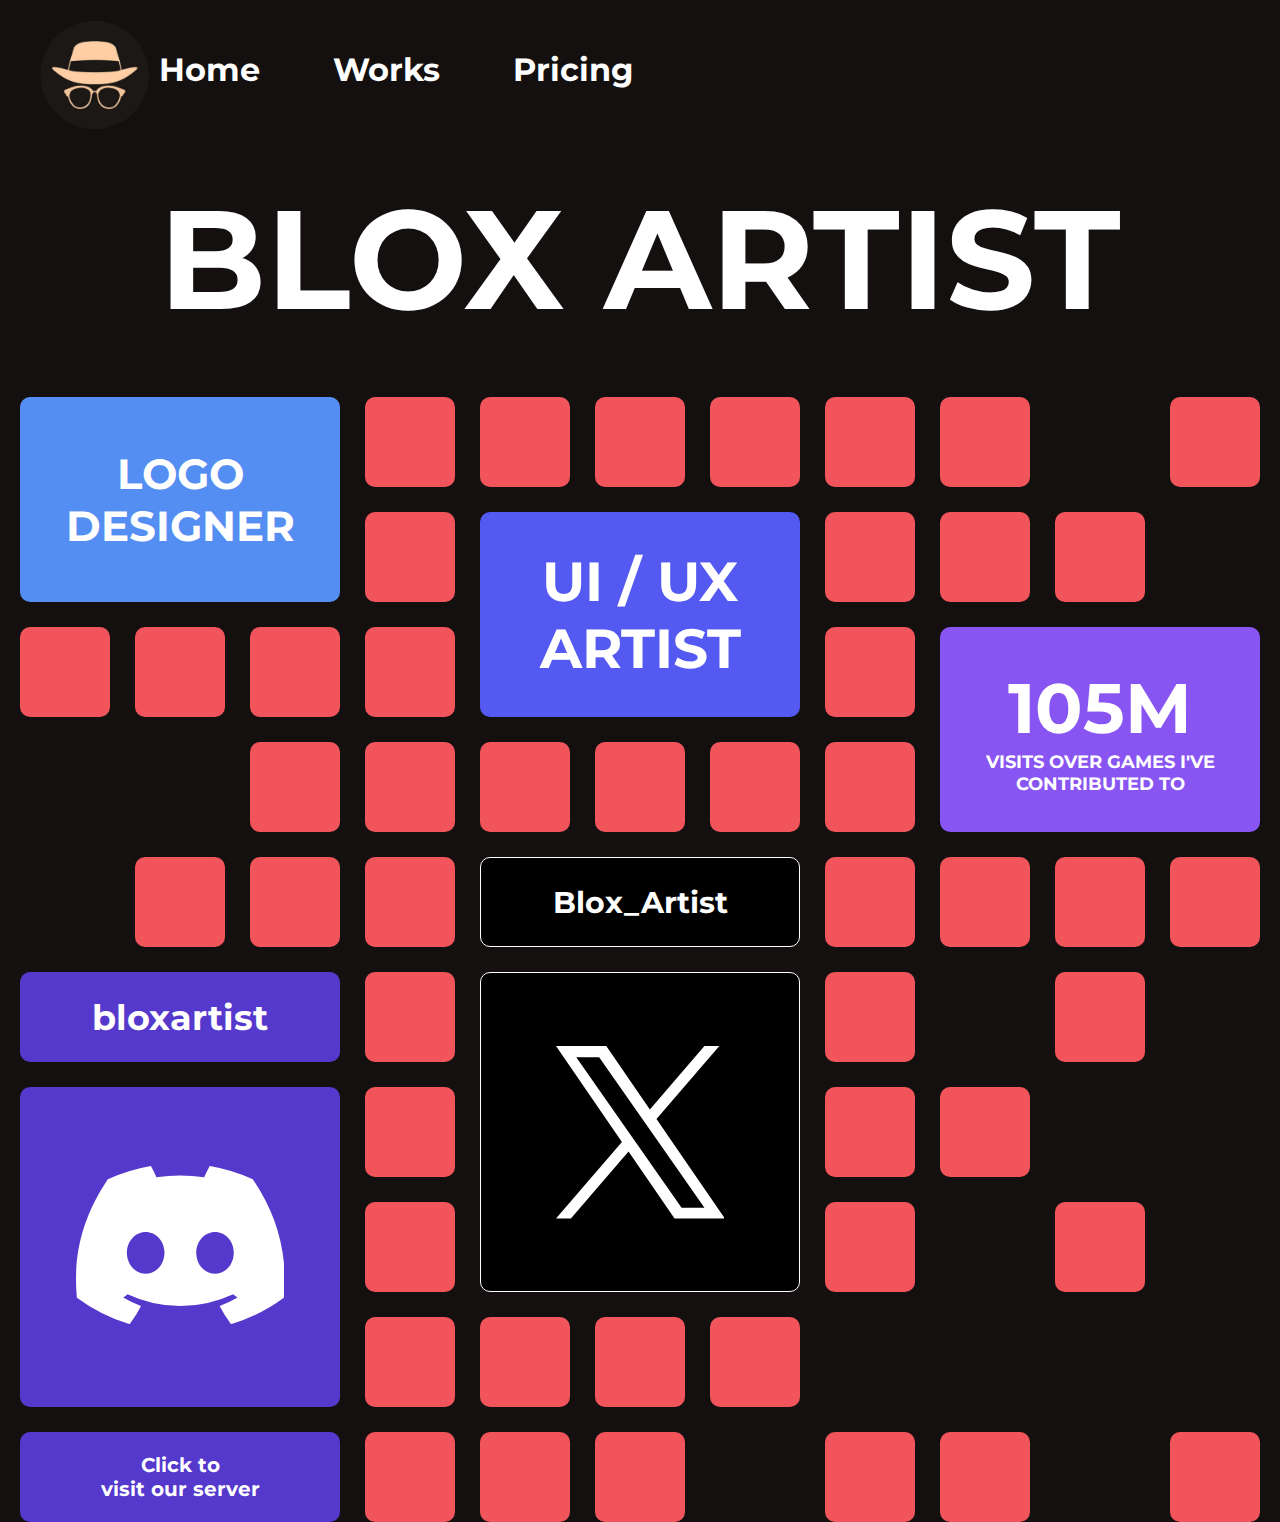
<file: index.html>
<!DOCTYPE html>
<html lang="en">
<head>
    <meta charset="UTF-8">
    <meta name="viewport" content="width=device-width, initial-scale=1.0">
    <title>Blox Artist</title>
    <link rel="stylesheet" href="styles.css">
    <link rel="preconnect" href="https://fonts.googleapis.com">
    <link rel="preconnect" href="https://fonts.gstatic.com" crossorigin>
    <link href="https://fonts.googleapis.com/css2?family=Montserrat:ital,wght@0,100..900;1,100..900&display=swap" rel="stylesheet">
</head>
<body>
    <section class="main">
        <img class="logo" src="img/logo.png">
        <ul>
            <li class="nav"><a class="nav-hyper" href=#>Home</a></li>
            <li class="nav"><a class="nav-hyper" href=works.html>Works</a></li>
            <li class="nav"><a class="nav-hyper" href=pricing.html>Pricing</a></li>
        </ul>
    </section>
    <section class="title">
        <h1>BLOX ARTIST</h1>
    </section>
    <section class="grid-">
        <main class="info">
            <div class="log-des">LOGO<br>
                DESIGNER</div>
            <div class="square"></div>
            <div class="square"></div>
            <div class="square"></div>
            <div class="square"></div>
            <div class="square"></div>
            <div class="square"></div>
            <div></div>
            <div class="square"></div>
            <div class="square"></div>
            <div class="ui-ux">UI / UX
                ARTIST</div>
            <div class="square"></div>
            <div class="square"></div>
            <div class="square"></div>
            <div></div>
            <div class="square"></div>
            <div class="square"></div>
            <div class="square"></div>
            <div class="square"></div>
            <div class="square"></div>
            <div></div>
            <div></div>
            <div class="square"></div>
            <div class="square"></div>
            <div class="square"></div>
            <div class="square"></div>
            <div class="square"></div>
            <div class="square"></div>
            <div></div>
            <div class="square"></div>
            <div class="square"></div>
            <div class="visits">
                <div class="num">105M</div>
                <div class="visits-text">VISITS OVER
                    GAMES I'VE
                    CONTRIBUTED TO</div>
            </div>
            <div class="square"></div>
            <div class="square"></div>
            <div class="square"></div>
            <div class="square"></div>
            <div class="square"></div>
            <div class="square"></div>
            <div class="square"></div>
            <div></div>
            <div class="square"></div>
            <div></div>
            <div class="square"></div>
            <div class="square"></div>
            <div class="square"></div>
            <div class="twit">Blox_Artist</div>
            <div></div>
            <div></div>
            <div class="square"></div>
            <div class="square"></div>
            <div class="discord-user">bloxartist</div>
            <div></div>
            <div class="x"><svg xmlns="http://www.w3.org/2000/svg" width="168.8456" height="172.5624" viewBox="0 0 211.057 215.703">
                <path id="Path_2" data-name="Path 2" d="M128.886,94.334,207.46,3H188.843L120.614,82.3,66.124,3H3.28l82.4,119.923L3.28,218.7H21.9l72.045-83.751L151.485,218.7h62.853l-85.46-124.37h0Zm-25.5,29.643-8.346-11.938L28.609,17.021h28.6L110.816,93.7l8.346,11.938,69.689,99.68h-28.6l-56.863-81.337h0Z" transform="translate(-3.28 -3)" fill="#fff"/>
              </svg>
              </div>
            <div class="square"></div>
            <div></div>
            <div class="square"></div>
            <div class="square"></div>
            <div class="discord-logo"><a href="https://discord.gg/HSgdSeMn"><svg xmlns="http://www.w3.org/2000/svg" width="208.725" height="158.1822" viewBox="0 0 284.625 215.703">
                <path id="Path_1" data-name="Path 1" d="M242.094,22.7A235.311,235.311,0,0,0,183.38,4.632a163.124,163.124,0,0,0-7.523,15.293,218.723,218.723,0,0,0-65.165,0,160.82,160.82,0,0,0-7.523-15.293,236.954,236.954,0,0,0-58.762,18.11C7.246,77.719-2.829,131.329,2.208,184.181h0a236.608,236.608,0,0,0,72.015,36.155,174.418,174.418,0,0,0,15.426-24.875,154.067,154.067,0,0,1-24.286-11.593c2.04-1.48,4.032-3,5.958-4.478a169.192,169.192,0,0,0,143.983,0c1.945,1.594,3.937,3.112,5.958,4.478a153.863,153.863,0,0,1-24.334,11.621,172.237,172.237,0,0,0,15.426,24.846,235.817,235.817,0,0,0,72.062-36.126h0C290.325,122.915,274.321,69.8,242.1,22.7ZM96.034,151.679c-14.031,0-25.634-12.741-25.634-28.4S81.595,94.757,95.986,94.757s25.9,12.845,25.653,28.518-11.308,28.4-25.605,28.4Zm94.556,0c-14.06,0-25.605-12.741-25.605-28.4s11.195-28.518,25.605-28.518,25.833,12.845,25.586,28.518S204.9,151.679,190.59,151.679Z" transform="translate(-1 -4.632)" fill="#fff"/>
              </svg></a>
              </div>
            <div class="square"></div>
            <div class="square"></div>
            <div></div>
            <div></div>
            <div></div>
            <div></div>
            <div class="square"></div>
            <div class="square"></div>
            <div class="square"></div>
            <div></div>
            <div class="square"></div>
            <div class="square"></div>
            <div></div>
            <div class="square"></div>
            <div class="click"><a class="discord-link" href="https://discord.gg/HSgdSeMn">Click to <br> visit our server</a></div>
        </main>
    </section>
</body>
</html>
</file>
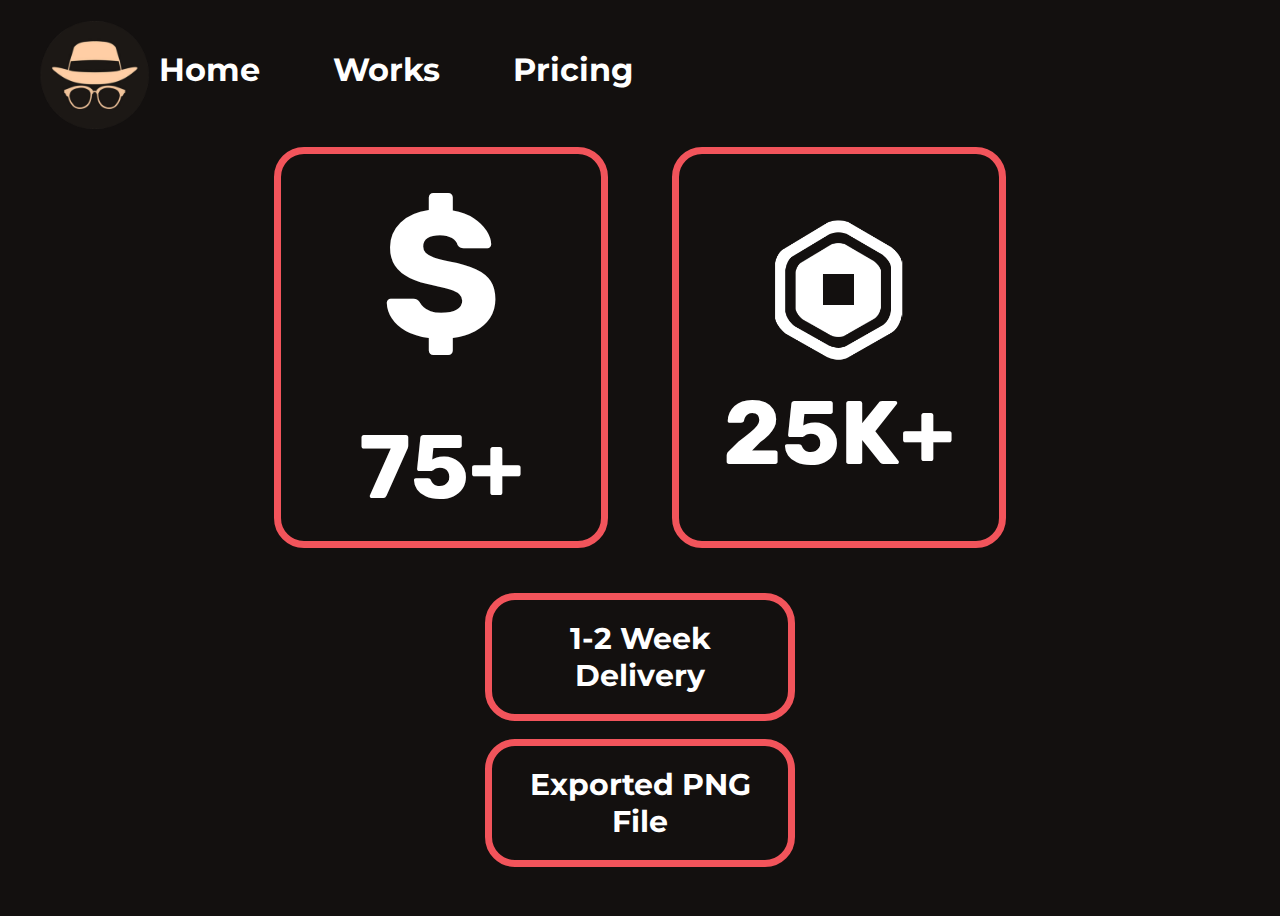
<file: pricing.html>
<!DOCTYPE html>
<html lang="en">
<head>
    <meta charset="UTF-8">
    <meta name="viewport" content="width=device-width, initial-scale=1.0, maximum-scale=1.0, user-scalable=no">
    <title>Blox Artist</title>
    <link rel="stylesheet" href="pricing.css">
    <link rel="preconnect" href="https://fonts.googleapis.com">
    <link rel="preconnect" href="https://fonts.gstatic.com" crossorigin>
    <link href="https://fonts.googleapis.com/css2?family=Montserrat:ital,wght@0,100..900;1,100..900&display=swap" rel="stylesheet">
    <link rel="preconnect" href="https://fonts.googleapis.com">
    <link rel="preconnect" href="https://fonts.gstatic.com" crossorigin>
    <link href="https://fonts.googleapis.com/css2?family=Rubik:ital,wght@0,300..900;1,300..900&display=swap" rel="stylesheet">
</head>
<body>
    <section class="main">
        <img class="logo" src="img/logo.png">
        <ul>
            <li><a href=index.html>Home</a></li>
            <li><a href=works.html>Works</a></li>
            <li><a href=#>Pricing</a></li>
        </ul>
    </section>
    <section class="pricing">
        <div class="money">
            <h1 class="dollar">$</h1>
            <h2 class="price">75+</h2>  
        </div>
        <div class="robux">
            <h1 class="icon"><svg xmlns="http://www.w3.org/2000/svg" xmlns:xlink="http://www.w3.org/1999/xlink" width="127.36" height="140.16" viewBox="0 0 199 219">
                    <image id="edfae9388da4cd8496b885a8a2df613372500d9c" width="199" height="219" xlink:href="[data-uri]"/>
                </svg>
            </h1>
            <h2 class="price-rob">25K+</h2>
        </div>
    </section>
    <section class="delivery-info">
        <div class="time">1-2 Week Delivery</div>
        <div class="format">Exported PNG File</div>
    </section>
</body>
</html>
</file>
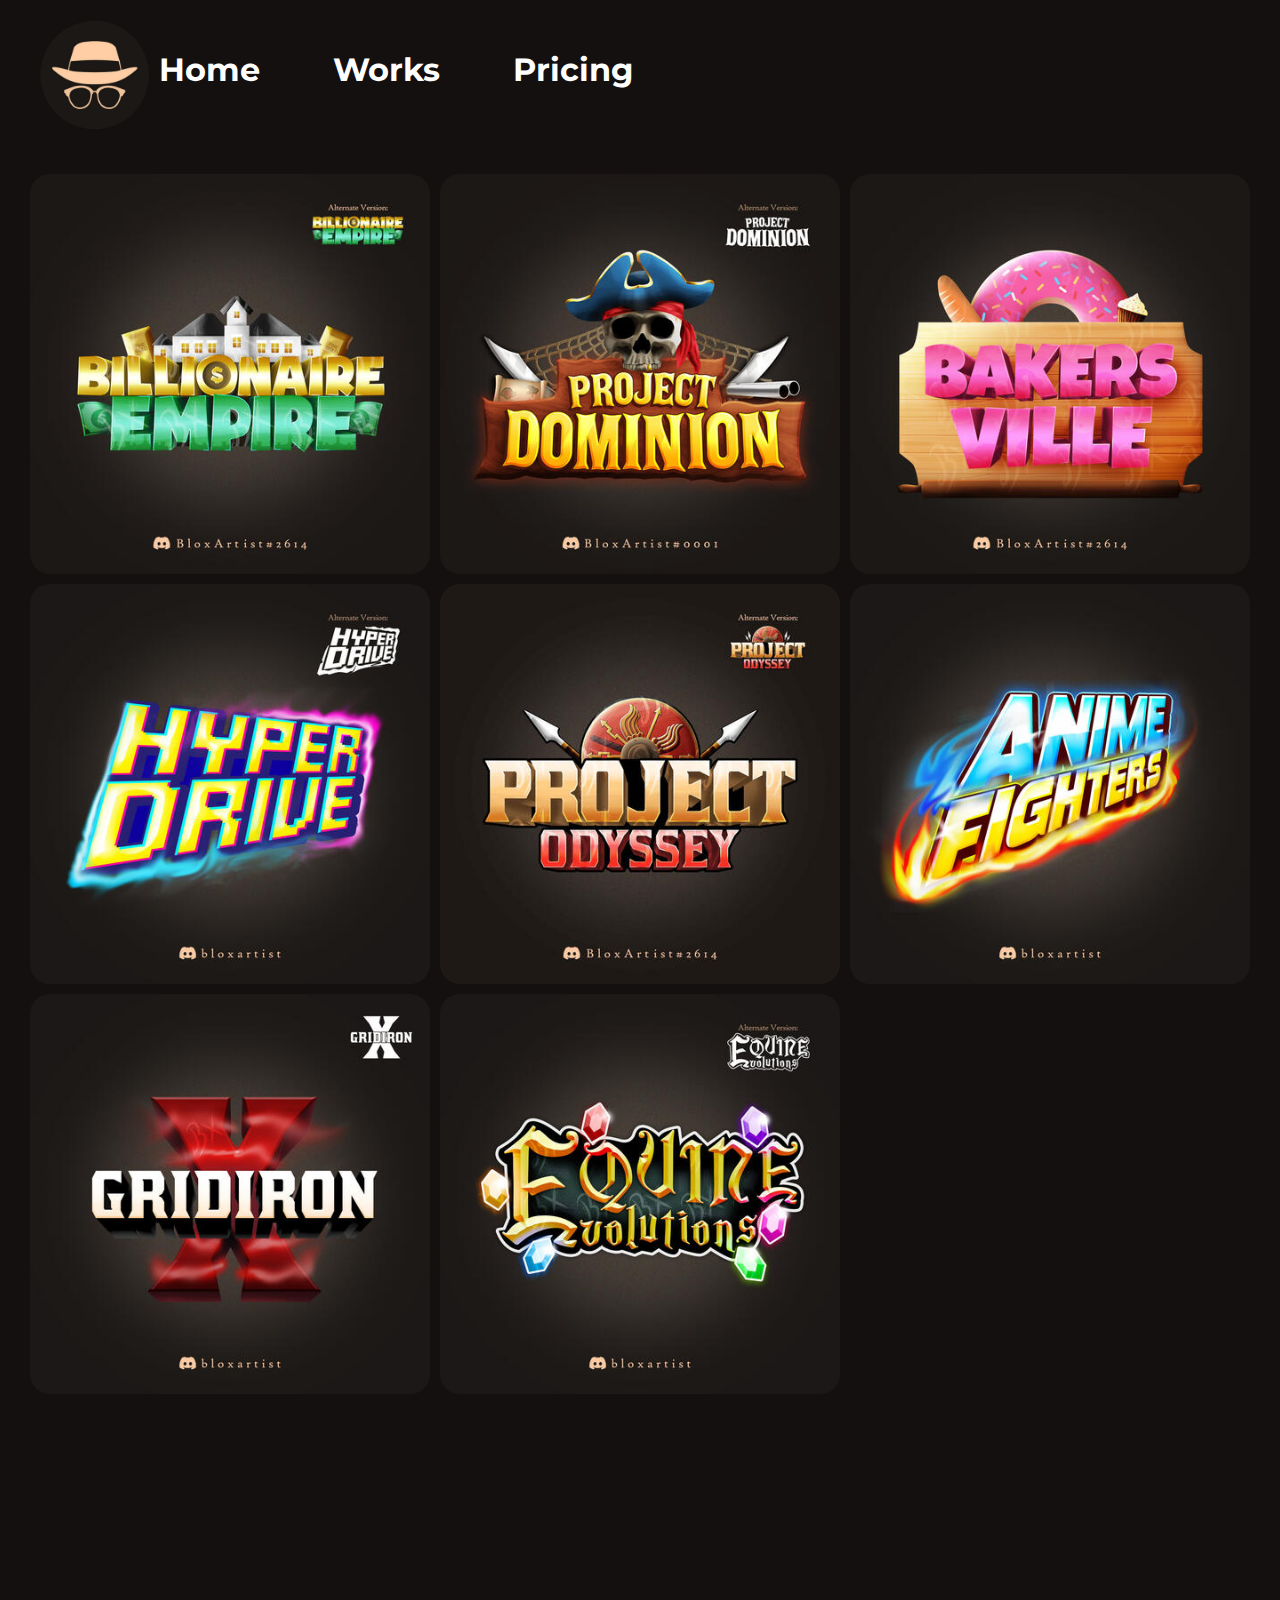
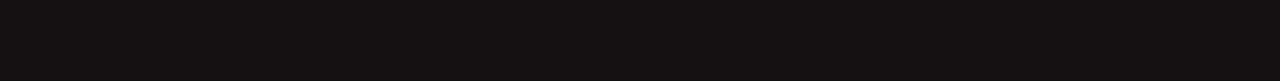
<file: works.html>
<!DOCTYPE html>
<html lang="en">
<head>
    <meta charset="UTF-8">
    <meta name="viewport" content="width=device-width, initial-scale=1.0">
    <title>Blox Artist</title>
    <link rel="stylesheet" href="works.css">
    <link rel="preconnect" href="https://fonts.googleapis.com">
    <link rel="preconnect" href="https://fonts.gstatic.com" crossorigin>
    <link href="https://fonts.googleapis.com/css2?family=Montserrat:ital,wght@0,100..900;1,100..900&display=swap" rel="stylesheet">
</head>
<body>
    <section class="main">
        <img class="logo" src="img/logo.png">
        <ul>
            <li><a href=index.html>Home</a></li>
            <li><a href=#>Works</a></li>
            <li><a href=pricing.html>Pricing</a></li>
        </ul>
    </section>
    <main class="works">
        <div><img src="img/empire.jpg" class="images"></div>
        <div><img src="img/p.jpg" class="images"></div>
        <div><img src="img/bakers.jpg" class="images"></div>
        <div><img src="img/hyper.jpg" class="images"></div>
        <div><img src="img/project.jpg" class="images"></div>
        <div><img src="img/fight.jpg" class="images"></div>
        <div><img src="img/gridiron.jpg" class="images"></div>
        <div><img src="img/equire.jpg" class="images"></div>
    </main>
</body>
</html>
</file>
<file: styles.css>
* {
        font-family: "Montserrat", sans-serif;
        font-optical-sizing: auto;
        font-style: normal;
}

body {
    height: 160vh;
    background-color: #13100F;
    display: flex;
    flex-direction: column;
}

.main {
    padding-left: 7%;
    padding-right: 7%;
    display: flex;
    flex-direction: row;
    transform: translateX(-13vw);
}

.logo {
    display: inline;
    margin: 0 auto;
    height: 12vh;
    left: 0;
    padding-top: 1vw;
    padding-right: 14vw;
}

ul {
    color: white;
    list-style-type: none;   
    display: inline;
    left: 0;
    transform: translateX(-26vw);
    font-size: 32px;
    font-weight: 700;
    padding-top: .77vw;
}

.nav {
    display: inline;
    margin-right: 3vw;
    padding: .65vw 1vw .65vw 1vw;
    border: .65vw 1vw .65vw 1vw;
    transition: 0.5s ease;
    border-radius: 110px;
}

.nav:hover,
:focus {
  color: black;
  background: #FFCEA5;
  border: 1px solid #FFCEA5;
  box-shadow: 0 0 5px #FFCEA5, 0 0 20px #FFCEA5, 0 0 50px #FFCEA5,
    0 0 100px #FFCEA5;
  border-radius: 110px;  
}

.nav-hyper {
    text-decoration: none;
    color: inherit;
}

.title {
    display: flex;
    justify-content: center;
    color: white;
    text-align: center;
    font-size: 70px;
    margin: -50px -50px -50px -50px;
    max-width: 100vw;
    margin-left: 0;
    margin-right: 0;
}

.grid- {
    display: flex;
    justify-content: center;
    margin-top: -10vh;
}

.info {
    height: 30vh;
    display: grid;
    grid-template-columns: 10vh 10vh 10vh 10vh 10vh 10vh 10vh 10vh 10vh 10vh 10vh;
    grid-template-rows: 10vh 10vh 10vh 10vh 10vh 10vh 10vh 10vh 10vh 10vh;
    gap: 25px;
    color: white;
    font-size: 20px;
    margin: 100px 12px 10px 12px;
    justify-content: center;
}

.square {
    display: flex;
    justify-content: center;
    align-items: center;
    background-color: #F2545B;
    border-radius: 10px;
}

.log-des {
    display: flex;
    justify-content: center;
    align-items: center;
    background-color: #548EF2;
    border-radius: 10px;
    grid-row: 1 / 3;
    grid-column: 1 / 4;
    font-size: 42px;
    font-weight: 700;
    text-align: center;
}

.ui-ux {
    display: flex;
    justify-content: center;
    align-items: center;
    background-color: #5459F2;
    border-radius: 10px;
    grid-row: 2 / 4;
    grid-column: 5 / 8;
    font-size: 55px;
    font-weight: 700;
    text-align: center;
}

.visits {
    display: flex;
    flex-direction: column;
    justify-content: center;
    align-items: center;
    background-color: #8854F2;
    border-radius: 10px;
    grid-row: 3 / 5;
    grid-column: 9 / 12;
    font-size: 70px;
    font-weight: 700;
    text-align: center;
}

.visits-text {
    font-size: 18px;
}

.twit {
    display: flex;
    justify-content: center;
    align-items: center;
    background-color: #000000;
    border: 1px solid #FFFFFF;
    border-radius: 10px;
    grid-row: 5 / 6;
    grid-column: 5 / 8;
    font-size: 30px;
    font-weight: 700;
    text-align: center;
}

.x {
    display: flex;
    justify-content: center;
    align-items: center;
    background-color: #000000;
    border: 1px solid #FFFFFF;
    border-radius: 10px;
    grid-row: 6 / 9;
    grid-column: 5 / 8;
}

.discord-user {
    display: flex;
    justify-content: center;
    align-items: center;
    background-color: #5539CC;
    border-radius: 10px;
    grid-row: 6 / 7;
    grid-column: 1 / 4;
    font-size: 35px;
    font-weight: 700;
    text-align: center;
}

.discord-logo {
    display: flex;
    justify-content: center;
    align-items: center;
    background-color: #5539CC;
    border-radius: 10px;
    grid-row: 7 / 10;
    grid-column: 1 / 4;
}

.click {
    display: flex;
    justify-content: center;
    align-items: center;
    background-color: #5539CC;
    border-radius: 10px;
    grid-row: 10 / 11;
    grid-column: 1 / 4;
    font-size: 20px;
    font-weight: 700;
    text-align: center;
}

.discord-link {
    text-decoration: none;
    color: white;
    background: transparent;
    border: transparent;
    box-shadow: none;
}

.discord-link:visited {
    text-decoration: none;
    color: white;
    background: transparent;
    border: transparent;
    box-shadow: none;
}

.discord-link:active {
    text-decoration: none;
    color: white;
    background: transparent;
    border: transparent;
    box-shadow: none;
}

.discord-link:hover {
    text-decoration: none;
    color: white;
    background: transparent;
    border: transparent;
    box-shadow: none;
}
.discord-link:link {
    text-decoration: none;
    color: white;
    background: transparent;
    border: transparent;
    box-shadow: none;
}
</file>
<file: pricing.css>
* {
        font-family: "Montserrat", sans-serif;
        font-optical-sizing: auto;
        font-style: normal;
}

body {
    height: 100vh;
    background-color: #13100F;
}

.main {
    padding-left: 7%;
    padding-right: 7%;
    display: flex;
    transform: translateX(-13vw);
}

.logo {
    display: inline;
    margin: 0 auto;
    height: 12vh;
    left: 0;
    padding-top: 1vw;
    padding-right: 14vw;
}

ul {
    color: white;
    list-style-type: none;   
    display: inline;
    left: 0;
    transform: translateX(-26vw);
    font-size: 32px;
    font-weight: 700;
    padding-top: .77vw;
}

li {
    display: inline;
    margin-right: 3vw;
    padding: .65vw 1vw .65vw 1vw;
    border: .65vw 1vw .65vw 1vw;
    transition: 0.5s ease;
    border-radius: 110px;
}

li:hover,
:focus {
  color: black;
  background: #FFCEA5;
  border: 1px solid #FFCEA5;
  box-shadow: 0 0 5px #FFCEA5, 0 0 20px #FFCEA5, 0 0 50px #FFCEA5,
    0 0 100px #FFCEA5;
  border-radius: 110px;  
}

a {
    text-decoration: none;
    color: inherit;
}

.pricing {
    display: flex;
    flex-direction: row;
    justify-content: center;
    top: 0;
    margin-top: -13vh;
}

.money {
    display: flex;
    flex-direction: column;
    color: white;
    font-family: "Rubik", sans-serif;
    align-items: center;
    text-align: center;
    margin-right: 5vw;
    border: 7px solid #F2545B;
    border-radius: 30px;
    margin-top: 15vh;
    width: 25vw;
    height: 43vh;
    transition: 0.5s ease;
}

.money:hover {
    background-color: #F2545B;
    border: 7px transparent white;
    box-shadow: 0 0 5px #F2545B, 0 0 20px #F2545B, 0 0 50px #F2545B,
    0 0 100px #F2545B;
}

.dollar {
    font-family: inherit;
    font-size: 20vh;
    margin-bottom: -175px;
    margin-top: 15px;
}

.price {
    font-family: inherit;
    font-size: 10vh;
    margin-top: 23vh;
}

.robux {
    display: flex;
    flex-direction: column;
    color: white;
    font-family: "Rubik", sans-serif;
    align-items: center;
    border: 7px solid #F2545B;
    border-radius: 30px;
    margin-top: 15vh;
    width: 25vw;
    height: 43vh;
    transition: 0.5s ease;
}

.robux:hover {
    background-color: #F2545B;
    border: 7px transparent white;
    box-shadow: 0 0 5px #F2545B, 0 0 20px #F2545B, 0 0 50px #F2545B,
    0 0 100px #F2545B;
}

.icon {
    font-family: inherit;
    font-size: 20vh;
    padding-top: 2vh;
    margin-bottom: -20px;
    margin-top: 20px;
}

.price-rob {
    font-family: inherit;
    font-size: 10vh;
    margin-top: -.5vh;
}

.delivery-info {
    margin-top: 5vh;
    color: white;
    text-align: center;
    font-size: 30px;
    font-weight: 700;
    display: flex;
    flex-direction: column;
    justify-content: center;
    align-items: center;
}

.time {
    display: flex;
    background-color: transparent;
    border: 7px solid #F2545B;
    width: 20vw;
    align-items: center;
    text-align: center;
    justify-content: center;
    padding: 20px;
    border-radius: 30px;
    margin-bottom: 2vh;
    transition: 0.5s ease;
}

.time:hover {
    border: transparent;
    background-color: #F2545B;
    box-shadow: 0 0 5px #F2545B, 0 0 20px #F2545B, 0 0 50px #F2545B,
    0 0 100px #F2545B;
}

.format {
    display: flex;
    background-color: transparent;
    border: 7px solid #F2545B;
    width: 20vw;
    align-items: center;
    text-align: center;
    justify-content: center;
    padding: 20px;
    border-radius: 30px;
    transition: 0.5s ease;
}

.format:hover {
    border: transparent;
    background-color: #F2545B;
    box-shadow: 0 0 5px #F2545B, 0 0 20px #F2545B, 0 0 50px #F2545B,
    0 0 100px #F2545B;
}
</file>
<file: works.css>
* {
        font-family: "Montserrat", sans-serif;
        font-optical-sizing: auto;
        font-style: normal;
}

body {
    display: flex;
    flex-direction: column;
    height: 185vh;
    background-color: #13100F;
}

.main {
    padding-left: 7%;
    padding-right: 7%;
    display: flex;
    flex-direction: row;
    transform: translateX(-13vw);
}

.logo {
    display: inline;
    margin: 0 auto;
    height: 12vh;
    left: 0;
    padding-top: 1vw;
    padding-right: 14vw;
}

ul {
    color: white;
    list-style-type: none;   
    display: inline;
    left: 0;
    transform: translateX(-26vw);
    font-size: 32px;
    font-weight: 700;
    padding-top: .77vw;
}

li {
    display: inline;
    margin-right: 3vw;
    padding: .65vw 1vw .65vw 1vw;
    border: .65vw 1vw .65vw 1vw;
    transition: 0.5s ease;
    border-radius: 110px;
}

li:hover,
:focus {
  color: black;
  background: #FFCEA5;
  border: 1px solid #FFCEA5;
  box-shadow: 0 0 5px #FFCEA5, 0 0 20px #FFCEA5, 0 0 50px #FFCEA5,
    0 0 100px #FFCEA5;
  border-radius: 110px;  
}

a {
    text-decoration: none;
    color: inherit;
}

.works {
    height: 150vh;
    display: grid;
    grid-template-columns: 400px 400px 400px;
    grid-template-rows: 400px 400px 400px;
    gap: 10px;
    justify-content: center;
    margin-top: 5vh;
}

.images {
    width: 400px;
    height: 400px;
    border-radius: 20px;
}
</file>
